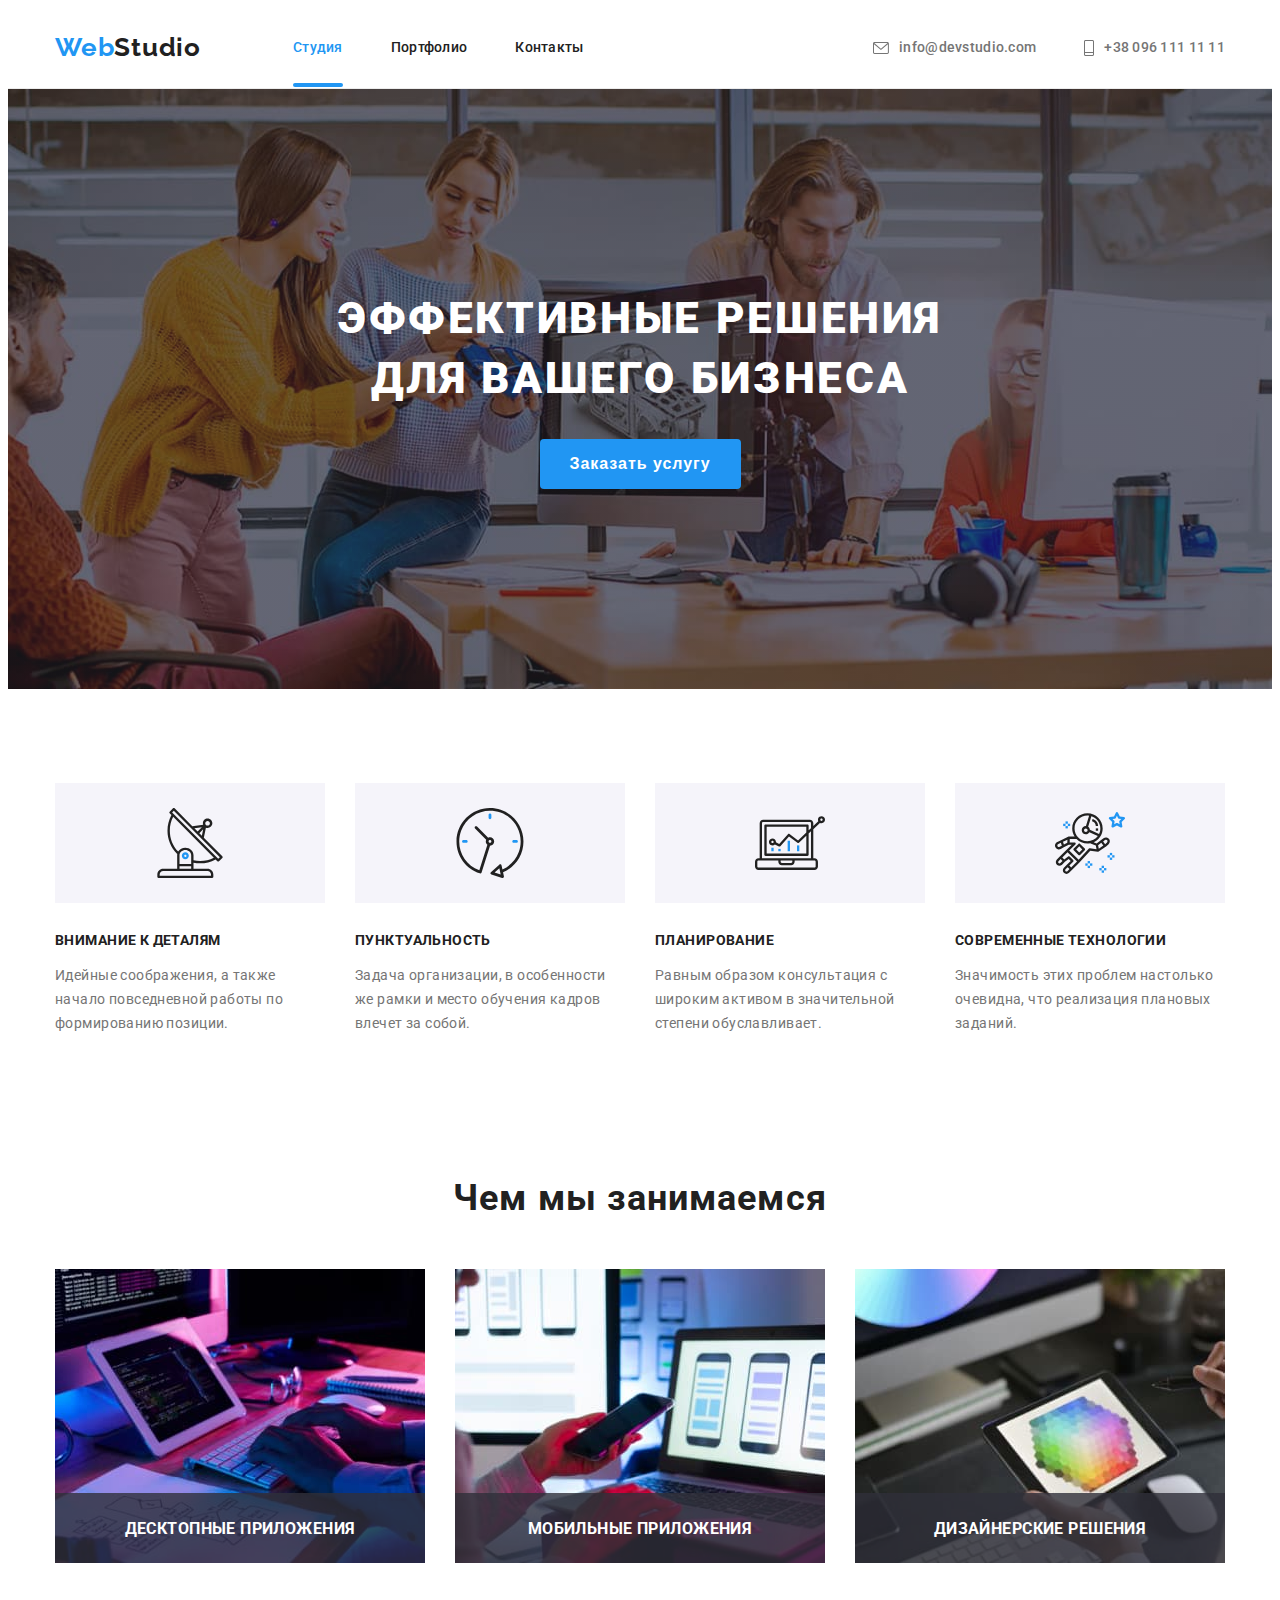
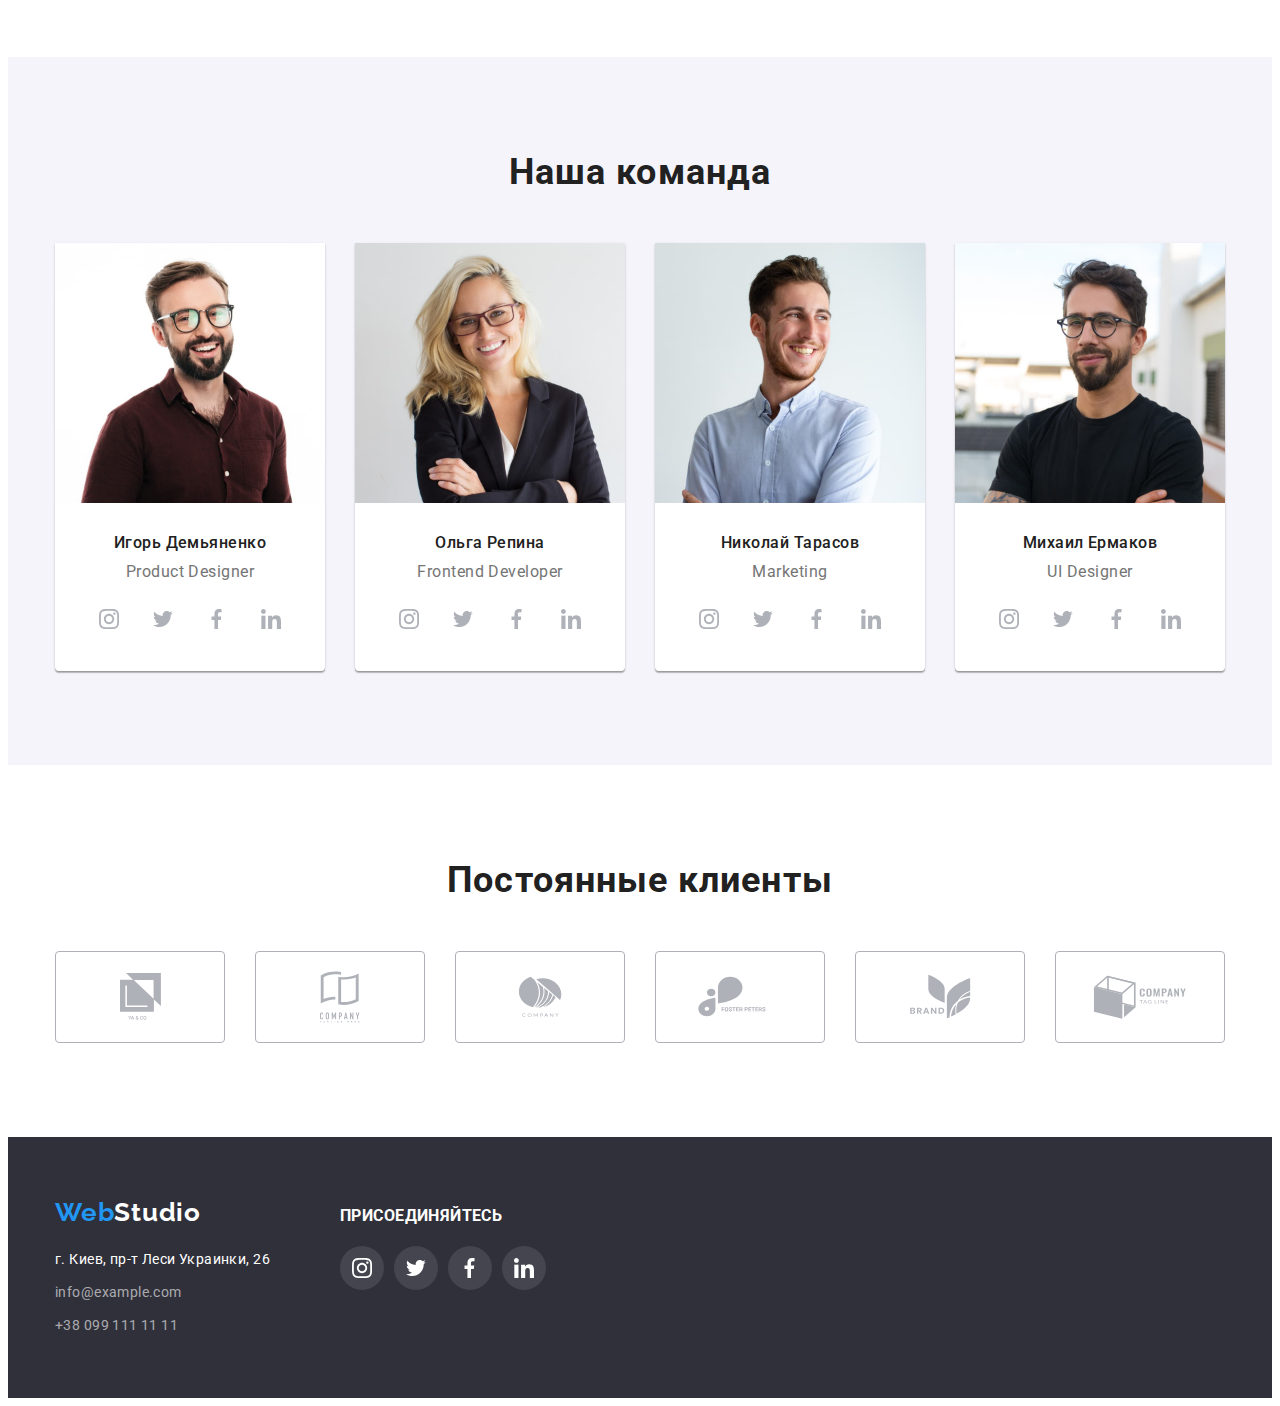
<file: index.html>
<!DOCTYPE html>
<html lang="ru">
    <head>
        <meta charset="UTF-8" />
        <meta http-equiv="X-UA-Compatible" content="IE=edge" />
        <meta name="viewport" content="width=device-width, initial-scale=1.0" />
        <title>Document</title>
        <link rel="preconnect" href="https://fonts.gstatic.com" />
        <link
            href="https://fonts.googleapis.com/css2?family=Raleway:wght@700&family=Roboto:wght@400;500;700;900&display=swap"
            rel="stylesheet"
        />
        <link
            rel="stylesheet"
            href="https://cdnjs.cloudflare.com/ajax/libs/modern-normalize/1.1.0/modern-normalize.min.css"
            integrity="sha512-wpPYUAdjBVSE4KJnH1VR1HeZfpl1ub8YT/NKx4PuQ5NmX2tKuGu6U/JRp5y+Y8XG2tV+wKQpNHVUX03MfMFn9Q=="
            crossorigin="anonymous"
            referrerpolicy="no-referrer"
        />
        <link rel="stylesheet" href="./css/styles.css" />
    </head>
    <body>
        <!--Хедер-->
        <header class="header">
            <div class="container header-container">
                <nav class="navigation">
                    <a class="link logo-header" href=""
                        ><span class="header-icon-web">Web</span
                        ><span class="header-icon-studio">Studio</span></a
                    >
                    <ul class="list-item">
                        <li class="list item">
                            <a class="link list-item-link-current" href=""
                                >Студия</a
                            >
                        </li>
                        <li class="list item">
                            <a
                                class="link list-item-link"
                                href="./portfolio.html"
                                >Портфолио</a
                            >
                        </li>
                        <li class="list item">
                            <a class="link list-item-link" href="">Контакты</a>
                        </li>
                    </ul>
                </nav>
                <ul class="list-item info">
                    <li class="list item">
                        <a
                            class="link list-item-link pasivecolor"
                            href="mailto:info@devstudio.com"
                            ><svg
                                class="logo-icon icon-header-color"
                                width="16"
                                height="12"
                            >
                                <use
                                    href="./images/sprite.svg#icon-envelope"
                                ></use>
                            </svg>
                            info@devstudio.com</a
                        >
                    </li>
                    <li class="list item">
                        <a
                            class="link list-item-link pasivecolor"
                            href="tel:+380961111111"
                            ><svg
                                class="logo-icon icon-header-color"
                                width="10"
                                height="16"
                            >
                                <use
                                    href="./images/sprite.svg#icon-phone"
                                ></use>
                            </svg>
                            +38 096 111 11 11</a
                        >
                    </li>
                </ul>
            </div>
        </header>
        <!--Основна частина Вебстудії-->
        <main>
            <section class="hero">
                <div class="container hero-container">
                    <h1 class="hero-title">
                        Эффективные решения для вашего бизнеса
                    </h1>
                    <button class="hero-push" type="button" data-modal-open>
                        Заказать услугу
                    </button>
                </div>
            </section>

            <section class="plus">
                <div class="container plus-container">
                    <h2 class="visually-hidden">Плюси нашої компанії</h2>
                    <ul class="plus-list">
                        <li class="list plus-list-menu">
                            <div class="link plus-list-link">
                                <svg class="plus-icon">
                                    <use
                                        href="./images/sprite.svg#icon-antenna"
                                    ></use>
                                </svg>
                            </div>
                            <h3 class="plus-title">Внимание к деталям</h3>
                            <p class="plus-text">
                                Идейные соображения, а также начало повседневной
                                работы по формированию позиции.
                            </p>
                        </li>
                        <li class="list plus-list-menu">
                            <div class="link plus-list-link">
                                <svg class="plus-icon">
                                    <use
                                        href="./images/sprite.svg#icon-clock"
                                    ></use>
                                </svg>
                            </div>
                            <h3 class="plus-title">Пунктуальность</h3>
                            <p class="plus-text">
                                Задача организации, в особенности же рамки и
                                место обучения кадров влечет за собой.
                            </p>
                        </li>
                        <li class="list plus-list-menu">
                            <div class="link plus-list-link">
                                <svg class="plus-icon">
                                    <use
                                        href="./images/sprite.svg#icon-diagram"
                                    ></use>
                                </svg>
                            </div>
                            <h3 class="plus-title">Планирование</h3>
                            <p class="plus-text">
                                Равным образом консультация с широким активом в
                                значительной степени обуславливает.
                            </p>
                        </li>
                        <li class="list plus-list-menu">
                            <div class="link link plus-list-link">
                                <svg class="plus-icon">
                                    <use
                                        href="./images/sprite.svg#icon-astronaut"
                                    ></use>
                                </svg>
                            </div>
                            <h3 class="plus-title">Современные технологии</h3>
                            <p class="plus-text">
                                Значимость этих проблем настолько очевидна, что
                                реализация плановых заданий.
                            </p>
                        </li>
                    </ul>
                </div>
            </section>

            <section class="works">
                <div class="container work-container">
                    <h2 class="second-title-work">Чем мы занимаемся</h2>
                    <ul class="work-list">
                        <li class="list work-item">
                            <img
                                src="./images/box1.jpg"
                                width="370"
                                height="294"
                                alt="Робота на десктопі №1"
                            />
                            <div class="work-box">
                                <h3 class="work-title">
                                    Десктопные приложения
                                </h3>
                            </div>
                        </li>
                        <li class="list work-item">
                            <img
                                src="./images/box2.jpg"
                                width="370"
                                height="294"
                                alt="Робота на десктопі №2"
                            />
                            <div class="work-box">
                                <h3 class="work-title">Мобильные приложения</h3>
                            </div>
                        </li>
                        <li class="list work-item">
                            <img
                                src="./images/box3.jpg"
                                width="370"
                                height="294"
                                alt="Робота на десктоп і№3"
                            />
                            <div class="work-box">
                                <h3 class="work-title">Дизайнерские решения</h3>
                            </div>
                        </li>
                    </ul>
                </div>
            </section>

            <section class="our-team">
                <div class="container team-container">
                    <h2 class="second-title-team">Наша команда</h2>
                    <ul class="team-list">
                        <li class="list team-item">
                            <img
                                src="./images/img1.jpg"
                                width="270"
                                height="260"
                                alt="Фото №1"
                            />
                            <div class="team-description">
                                <h3 class="third-title united">
                                    Игорь Демьяненко
                                </h3>
                                <p class="third-text united" lang="en">
                                    Product Designer
                                </p>
                                <ul class="team-contacts">
                                    <li class="list team-contacts-list">
                                        <a class="team-contacts-link" href=""
                                            ><svg
                                                class="icon-main-color"
                                                width="20"
                                                height="20"
                                            >
                                                <use
                                                    href="./images/sprite.svg#icon-instagram"
                                                ></use>
                                            </svg>
                                        </a>
                                    </li>
                                    <li class="list team-contacts-list">
                                        <a class="team-contacts-link" href=""
                                            ><svg
                                                class="icon-main-color"
                                                width="20"
                                                height="20"
                                            >
                                                <use
                                                    href="./images/sprite.svg#icon-twitter"
                                                ></use>
                                            </svg>
                                        </a>
                                    </li>
                                    <li class="list team-contacts-list">
                                        <a class="team-contacts-link" href=""
                                            ><svg
                                                class="icon-main-color"
                                                width="20"
                                                height="20"
                                            >
                                                <use
                                                    href="./images/sprite.svg#icon-facebook"
                                                ></use>
                                            </svg>
                                        </a>
                                    </li>
                                    <li class="list team-contacts-list">
                                        <a class="team-contacts-link" href=""
                                            ><svg
                                                class="icon-main-color"
                                                width="20"
                                                height="20"
                                            >
                                                <use
                                                    href="./images/sprite.svg#icon-linkedin"
                                                ></use>
                                            </svg>
                                        </a>
                                    </li>
                                </ul>
                            </div>
                        </li>
                        <li class="list team-item">
                            <img
                                src="./images/img2.jpg"
                                width="270"
                                height="260"
                                alt="Фото №2"
                            />
                            <div class="team-description">
                                <h3 class="third-title united">Ольга Репина</h3>
                                <p class="third-text united" lang="en">
                                    Frontend Developer
                                </p>
                                <ul class="team-contacts">
                                    <li class="list team-contacts-list">
                                        <a class="team-contacts-link" href=""
                                            ><svg
                                                class="icon-main-color"
                                                width="20"
                                                height="20"
                                            >
                                                <use
                                                    href="./images/sprite.svg#icon-instagram"
                                                ></use>
                                            </svg>
                                        </a>
                                    </li>
                                    <li class="list team-contacts-list">
                                        <a class="team-contacts-link" href=""
                                            ><svg
                                                class="icon-main-color"
                                                width="20"
                                                height="20"
                                            >
                                                <use
                                                    href="./images/sprite.svg#icon-twitter"
                                                ></use>
                                            </svg>
                                        </a>
                                    </li>
                                    <li class="list team-contacts-list">
                                        <a class="team-contacts-link" href=""
                                            ><svg
                                                class="icon-main-color"
                                                width="20"
                                                height="20"
                                            >
                                                <use
                                                    href="./images/sprite.svg#icon-facebook"
                                                ></use>
                                            </svg>
                                        </a>
                                    </li>
                                    <li class="list team-contacts-list">
                                        <a class="team-contacts-link" href=""
                                            ><svg
                                                class="icon-main-color"
                                                width="20"
                                                height="20"
                                            >
                                                <use
                                                    href="./images/sprite.svg#icon-linkedin"
                                                ></use>
                                            </svg>
                                        </a>
                                    </li>
                                </ul>
                            </div>
                        </li>
                        <li class="list team-item">
                            <img
                                src="./images/img3.jpg"
                                width="270"
                                height="260"
                                alt="Фото №3"
                            />
                            <div class="team-description">
                                <h3 class="third-title united">
                                    Николай Тарасов
                                </h3>
                                <p class="third-text united" lang="en">
                                    Marketing
                                </p>
                                <ul class="team-contacts">
                                    <li class="list team-contacts-list">
                                        <a class="team-contacts-link" href=""
                                            ><svg
                                                class="icon-main-color"
                                                width="20"
                                                height="20"
                                            >
                                                <use
                                                    href="./images/sprite.svg#icon-instagram"
                                                ></use>
                                            </svg>
                                        </a>
                                    </li>
                                    <li class="list team-contacts-list">
                                        <a class="team-contacts-link" href=""
                                            ><svg
                                                class="icon-main-color"
                                                width="20"
                                                height="20"
                                            >
                                                <use
                                                    href="./images/sprite.svg#icon-twitter"
                                                ></use>
                                            </svg>
                                        </a>
                                    </li>
                                    <li class="list team-contacts-list">
                                        <a class="team-contacts-link" href=""
                                            ><svg
                                                class="icon-main-color"
                                                width="20"
                                                height="20"
                                            >
                                                <use
                                                    href="./images/sprite.svg#icon-facebook"
                                                ></use>
                                            </svg>
                                        </a>
                                    </li>
                                    <li class="list team-contacts-list">
                                        <a class="team-contacts-link" href=""
                                            ><svg
                                                class="icon-main-color"
                                                width="20"
                                                height="20"
                                            >
                                                <use
                                                    href="./images/sprite.svg#icon-linkedin"
                                                ></use>
                                            </svg>
                                        </a>
                                    </li>
                                </ul>
                            </div>
                        </li>
                        <li class="list team-item">
                            <img
                                src="./images/img4.jpg"
                                width="270"
                                height="260"
                                alt="Фото №4"
                            />
                            <div class="team-description">
                                <h3 class="third-title united">
                                    Михаил Ермаков
                                </h3>
                                <p class="third-text united" lang="en">
                                    UI Designer
                                </p>
                                <ul class="team-contacts">
                                    <li class="list team-contacts-list">
                                        <a class="team-contacts-link" href=""
                                            ><svg
                                                class="icon-main-color"
                                                width="20"
                                                height="20"
                                            >
                                                <use
                                                    href="./images/sprite.svg#icon-instagram"
                                                ></use>
                                            </svg>
                                        </a>
                                    </li>
                                    <li class="list team-contacts-list">
                                        <a class="team-contacts-link" href=""
                                            ><svg
                                                class="icon-main-color"
                                                width="20"
                                                height="20"
                                            >
                                                <use
                                                    href="./images/sprite.svg#icon-twitter"
                                                ></use>
                                            </svg>
                                        </a>
                                    </li>
                                    <li class="list team-contacts-list">
                                        <a class="team-contacts-link" href=""
                                            ><svg
                                                class="icon-main-color"
                                                width="20"
                                                height="20"
                                            >
                                                <use
                                                    href="./images/sprite.svg#icon-facebook"
                                                ></use>
                                            </svg>
                                        </a>
                                    </li>
                                    <li class="list team-contacts-list">
                                        <a class="team-contacts-link" href=""
                                            ><svg
                                                class="icon-main-color"
                                                width="20"
                                                height="20"
                                            >
                                                <use
                                                    href="./images/sprite.svg#icon-linkedin"
                                                ></use>
                                            </svg>
                                        </a>
                                    </li>
                                </ul>
                            </div>
                        </li>
                    </ul>
                </div>
            </section>
            <section class="clients">
                <div class="container clients-container">
                    <h2 class="clients-title">Постоянные клиенты</h2>
                    <ul class="client-menu">
                        <li class="list client-list">
                            <a class="client-link pasivecolor" href=""
                                ><svg
                                    class="icon-main-color"
                                    width="41"
                                    height="47"
                                >
                                    <use
                                        href="./images/sprite.svg#icon-client1"
                                    ></use>
                                </svg>
                            </a>
                        </li>
                        <li class="list client-list">
                            <a class="client-link pasivecolor" href=""
                                ><svg
                                    class="icon-main-color"
                                    width="40"
                                    height="52"
                                >
                                    <use
                                        href="./images/sprite.svg#icon-client2"
                                    ></use>
                                </svg>
                            </a>
                        </li>
                        <li class="list client-list">
                            <a class="client-link pasivecolor" href=""
                                ><svg
                                    class="icon-main-color"
                                    width="44"
                                    height="41"
                                >
                                    <use
                                        href="./images/sprite.svg#icon-client3"
                                    ></use>
                                </svg>
                            </a>
                        </li>
                        <li class="list client-list">
                            <a class="client-link pasivecolor" href=""
                                ><svg
                                    class="icon-main-color"
                                    width="84"
                                    height="41"
                                >
                                    <use
                                        href="./images/sprite.svg#icon-client4"
                                    ></use>
                                </svg>
                            </a>
                        </li>
                        <li class="list client-list">
                            <a class="client-link pasivecolor" href=""
                                ><svg
                                    class="icon-main-color"
                                    width="63"
                                    height="45"
                                >
                                    <use
                                        href="./images/sprite.svg#icon-client5"
                                    ></use>
                                </svg>
                            </a>
                        </li>
                        <li class="list client-list">
                            <a class="client-link pasivecolor" href=""
                                ><svg
                                    class="icon-main-color"
                                    width="94"
                                    height="44"
                                >
                                    <use
                                        href="./images/sprite.svg#icon-client6"
                                    ></use>
                                </svg>
                            </a>
                        </li>
                    </ul>
                </div>
            </section>
        </main>
        <!--Футер-->
        <footer class="footer">
            <div class="container united-footer">
                <div class="footer-container">
                    <a class="link logo-footer" href=""
                        ><span class="header-icon-web">Web</span>Studio</a
                    >
                    <address class="footer-list">
                        <ul>
                            <li class="list footer-list-menu">
                                <a
                                    class="link footer-link location"
                                    href="https://goo.gl/maps/nv5SZCN8T1ZSqGjS6"
                                    target="_blank"
                                    rel="noopener noreferrer"
                                    >г. Киев, пр-т Леси Украинки, 26</a
                                >
                            </li>
                            <li class="list footer-list-menu">
                                <a
                                    class="link footer-link"
                                    href="mailto:info@example.com"
                                    >info@example.com</a
                                >
                            </li>
                            <li class="list footer-list-menu">
                                <a
                                    class="link footer-link"
                                    href="tel:+380991111111"
                                    >+38 099 111 11 11</a
                                >
                            </li>
                        </ul>
                    </address>
                </div>
                <div class="our-networks">
                    <h3>присоединяйтесь</h3>
                    <ul class="network-contacts">
                        <li class="list network-list">
                            <a class="link-network" href=""
                                ><svg
                                    class="icon-footer-color"
                                    width="20"
                                    height="20"
                                >
                                    <use
                                        href="./images/sprite.svg#icon-instagram"
                                    ></use>
                                </svg>
                            </a>
                        </li>
                        <li class="list network-list">
                            <a class="link-network" href=""
                                ><svg
                                    class="icon-footer-color"
                                    width="20"
                                    height="20"
                                >
                                    <use
                                        href="./images/sprite.svg#icon-twitter"
                                    ></use>
                                </svg>
                            </a>
                        </li>
                        <li class="list network-list">
                            <a class="link-network" href=""
                                ><svg
                                    class="icon-footer-color"
                                    width="20"
                                    height="20"
                                >
                                    <use
                                        href="./images/sprite.svg#icon-facebook"
                                    ></use>
                                </svg>
                            </a>
                        </li>
                        <li class="list network-list">
                            <a class="link-network" href=""
                                ><svg
                                    class="icon-footer-color"
                                    width="20"
                                    height="20"
                                >
                                    <use
                                        href="./images/sprite.svg#icon-linkedin"
                                    ></use>
                                </svg>
                            </a>
                        </li>
                    </ul>
                </div>
            </div>
        </footer>

        <div class="backdrop is-hidden" data-modal>
            <div class="modal">
                <button type="button" class="close-btn" data-modal-close>
                    <svg class="modal-icon" width="18" height="18">
                        <use href="./images/sprite.svg#icon-btnclose"></use>
                    </svg>
                </button>
            </div>
        </div>

        <script src="./js/modal.js"></script>
    </body>
</html>
</file>
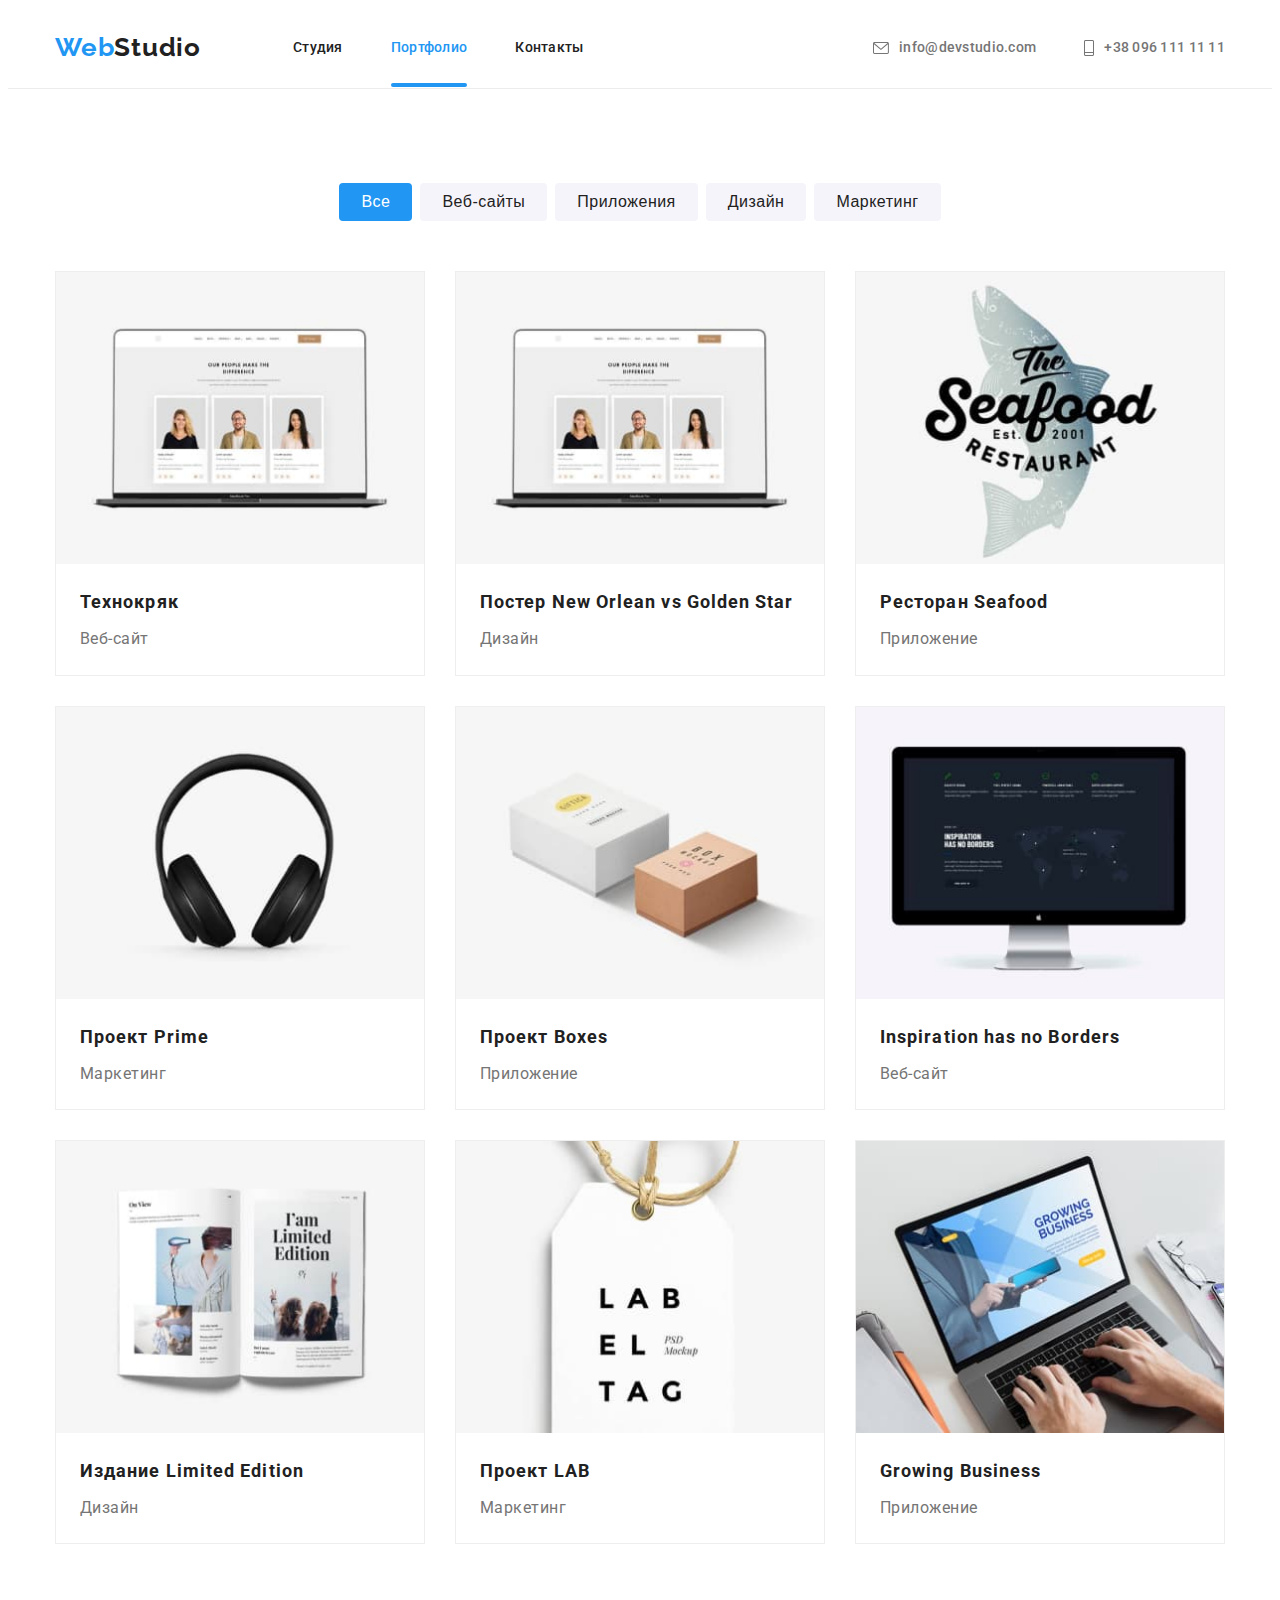
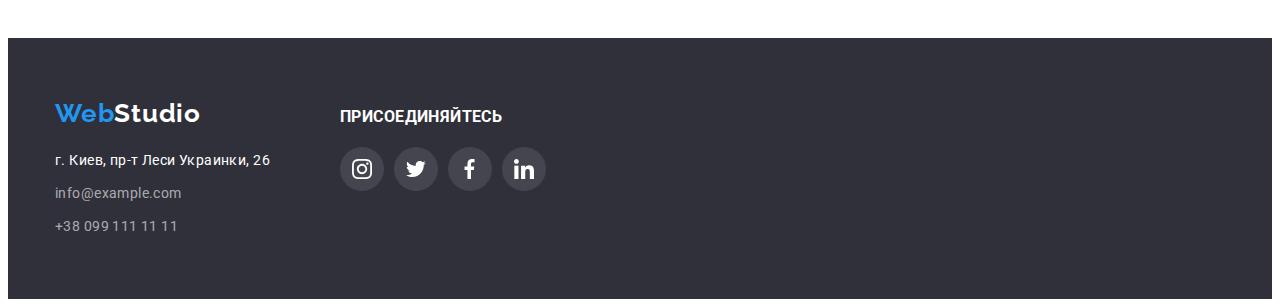
<file: portfolio.html>
<!DOCTYPE html>
<html lang="ru">
    <head>
        <meta charset="UTF-8" />
        <meta http-equiv="X-UA-Compatible" content="IE=edge" />
        <meta name="viewport" content="width=device-width, initial-scale=1.0" />
        <title>Document</title>
        <link rel="preconnect" href="https://fonts.gstatic.com" />
        <link
            href="https://fonts.googleapis.com/css2?family=Raleway:wght@700&family=Roboto:wght@400;500;700;900&display=swap"
            rel="stylesheet"
        />
        <link
            rel="stylesheet"
            href="https://cdnjs.cloudflare.com/ajax/libs/modern-normalize/1.1.0/modern-normalize.min.css"
            integrity="sha512-wpPYUAdjBVSE4KJnH1VR1HeZfpl1ub8YT/NKx4PuQ5NmX2tKuGu6U/JRp5y+Y8XG2tV+wKQpNHVUX03MfMFn9Q=="
            crossorigin="anonymous"
            referrerpolicy="no-referrer"
        />
        <link rel="stylesheet" href="./css/styles.css" />
    </head>
    <body>
        <!--Хедер-->
        <header class="header">
            <div class="container header-container">
                <nav class="navigation">
                    <a class="link logo-header" href=""
                        ><span class="header-icon-web">Web</span
                        ><span class="header-icon-studio">Studio</span></a
                    >
                    <ul class="list-item">
                        <li class="list item">
                            <a class="link list-item-link" href="./index.html"
                                >Студия</a
                            >
                        </li>
                        <li class="list item">
                            <a class="link list-item-link-current" href=""
                                >Портфолио</a
                            >
                        </li>
                        <li class="list item">
                            <a class="link list-item-link" href="">Контакты</a>
                        </li>
                    </ul>
                </nav>
                <ul class="list-item info">
                    <li class="list item">
                        <a
                            class="link list-item-link pasivecolor"
                            href="mailto:info@devstudio.com"
                            ><svg
                                class="logo-icon icon-header-color"
                                width="16"
                                height="12"
                            >
                                <use
                                    href="./images/sprite.svg#icon-envelope"
                                ></use>
                            </svg>
                            info@devstudio.com</a
                        >
                    </li>
                    <li class="list item">
                        <a
                            class="link list-item-link pasivecolor"
                            href="tel:+380961111111"
                            ><svg
                                class="logo-icon icon-header-color"
                                width="10"
                                height="16"
                            >
                                <use
                                    href="./images/sprite.svg#icon-phone"
                                ></use>
                            </svg>
                            +38 096 111 11 11</a
                        >
                    </li>
                </ul>
            </div>
        </header>
        <!--Основна частина Портфоліо-->
        <main>
            <section class="main-portfolio container">
                <h1 class="visually-hidden">Скритий заголовок</h1>
                <h2 class="visually-hidden">Приклади наших робіт</h2>
                <ul class="button-class">
                    <li class="list list-button">
                        <button type="button" class="button current">
                            Все
                        </button>
                    </li>
                    <li class="list list-button">
                        <button type="button" class="button">Веб-сайты</button>
                    </li>
                    <li class="list list-button">
                        <button type="button" class="button">Приложения</button>
                    </li>
                    <li class="list list-button">
                        <button type="button" class="button">Дизайн</button>
                    </li>
                    <li class="list list-button">
                        <button type="button" class="button">Маркетинг</button>
                    </li>
                </ul>
                <ul class="network">
                    <li class="list network-item">
                        <a class="link network-link" href=""
                            ><div class="network-overlay">
                                <img
                                    src="./images/img11.jpg"
                                    alt="Приклад вебсайту1"
                                    width="370"
                                    height="295"
                                />
                                <p class="overlay">
                                    Технокряк это современная площадка
                                    распространения коронавируса. Компании
                                    используют эту платформу для цифрового
                                    шпионажа и атак на защищённые сервера
                                    конкурентов.
                                </p>
                            </div>
                            <div class="network-union">
                                <h3 class="portfolio-title">Технокряк</h3>
                                <p class="portfolio-text">Веб-сайт</p>
                            </div>
                        </a>
                    </li>
                    <li class="list network-item">
                        <a class="link network-link" href=""
                            ><div class="network-overlay">
                                <img
                                    src="./images/img11.jpg"
                                    alt="Приклад вебсайту1"
                                    width="370"
                                    height="295"
                                />
                                <p class="overlay">
                                    Технокряк это современная площадка
                                    распространения коронавируса. Компании
                                    используют эту платформу для цифрового
                                    шпионажа и атак на защищённые сервера
                                    конкурентов.
                                </p>
                            </div>
                            <div class="network-union">
                                <h3 class="portfolio-title">
                                    Постер
                                    <span lang="en"
                                        >New Orlean vs Golden Star</span
                                    >
                                </h3>
                                <p class="portfolio-text">Дизайн</p>
                            </div>
                        </a>
                    </li>
                    <li class="list network-item">
                        <a class="link network-link" href=""
                            ><div class="network-overlay">
                                <img
                                    src="./images/img13.jpg"
                                    alt="Додаток1"
                                    width="370"
                                    height="295"
                                />
                                <p class="overlay">
                                    Технокряк это современная площадка
                                    распространения коронавируса. Компании
                                    используют эту платформу для цифрового
                                    шпионажа и атак на защищённые сервера
                                    конкурентов.
                                </p>
                            </div>
                            <div class="network-union">
                                <h3 class="portfolio-title">
                                    Ресторан <span lang="en">Seafood</span>
                                </h3>
                                <p class="portfolio-text">Приложение</p>
                            </div>
                        </a>
                    </li>
                    <li class="list network-item">
                        <a class="link network-link" href=""
                            ><div class="network-overlay">
                                <img
                                    src="./images/img14.jpg"
                                    alt="Проект маркетинг2"
                                    width="370"
                                    height="295"
                                />
                                <p class="overlay">
                                    Технокряк это современная площадка
                                    распространения коронавируса. Компании
                                    используют эту платформу для цифрового
                                    шпионажа и атак на защищённые сервера
                                    конкурентов.
                                </p>
                            </div>
                            <div class="network-union">
                                <h3 class="portfolio-title">
                                    Проект <span lang="en">Prime</span>
                                </h3>
                                <p class="portfolio-text">Маркетинг</p>
                            </div>
                        </a>
                    </li>
                    <li class="list network-item">
                        <a class="link network-link" href=""
                            ><div class="network-overlay">
                                <img
                                    src="./images/img15.jpg"
                                    alt="Додаток2"
                                    width="370"
                                    height="295"
                                />
                                <p class="overlay">
                                    Технокряк это современная площадка
                                    распространения коронавируса. Компании
                                    используют эту платформу для цифрового
                                    шпионажа и атак на защищённые сервера
                                    конкурентов.
                                </p>
                            </div>
                            <div class="network-union">
                                <h3 class="portfolio-title">
                                    Проект <span lang="en">Boxes</span>
                                </h3>
                                <p class="portfolio-text">Приложение</p>
                            </div>
                        </a>
                    </li>
                    <li class="list network-item">
                        <a class="link network-link" href=""
                            ><div class="network-overlay">
                                <img
                                    src="./images/img16.jpg"
                                    alt="Приклад вебсайту2"
                                    width="370"
                                    height="295"
                                />
                                <p class="overlay">
                                    Технокряк это современная площадка
                                    распространения коронавируса. Компании
                                    используют эту платформу для цифрового
                                    шпионажа и атак на защищённые сервера
                                    конкурентов.
                                </p>
                            </div>
                            <div class="network-union">
                                <h3 class="portfolio-title">
                                    <span lang="en"
                                        >Inspiration has no Borders</span
                                    >
                                </h3>
                                <p class="portfolio-text">Веб-сайт</p>
                            </div>
                        </a>
                    </li>
                    <li class="list network-item">
                        <a class="link network-link" href=""
                            ><div class="network-overlay">
                                <img
                                    src="./images/img17.jpg"
                                    alt="Приклад дизайну2"
                                    width="370"
                                    height="295"
                                />
                                <p class="overlay">
                                    Технокряк это современная площадка
                                    распространения коронавируса. Компании
                                    используют эту платформу для цифрового
                                    шпионажа и атак на защищённые сервера
                                    конкурентов.
                                </p>
                            </div>
                            <div class="network-union">
                                <h3 class="portfolio-title">
                                    Издание
                                    <span lang="en">Limited Edition</span>
                                </h3>
                                <p class="portfolio-text">Дизайн</p>
                            </div>
                        </a>
                    </li>
                    <li class="list network-item">
                        <a class="link network-link" href=""
                            ><div class="network-overlay">
                                <img
                                    src="./images/img18.jpg"
                                    alt="Проект маркетинг2"
                                    width="370"
                                    height="295"
                                />
                                <p class="overlay">
                                    Технокряк это современная площадка
                                    распространения коронавируса. Компании
                                    используют эту платформу для цифрового
                                    шпионажа и атак на защищённые сервера
                                    конкурентов.
                                </p>
                            </div>
                            <div class="network-union">
                                <h3 class="portfolio-title">
                                    Проект <span lang="en">LAB</span>
                                </h3>
                                <p class="portfolio-text">Маркетинг</p>
                            </div>
                        </a>
                    </li>
                    <li class="list network-item">
                        <a class="link network-link" href=""
                            ><div class="network-overlay">
                                <img
                                    src="./images/img19.jpg"
                                    alt="Додаток3"
                                    width="370"
                                    height="295"
                                />
                                <p class="overlay">
                                    Технокряк это современная площадка
                                    распространения коронавируса. Компании
                                    используют эту платформу для цифрового
                                    шпионажа и атак на защищённые сервера
                                    конкурентов.
                                </p>
                            </div>
                            <div class="network-union">
                                <h3 class="portfolio-title">
                                    <span lang="en">Growing Business</span>
                                </h3>
                                <p class="portfolio-text">Приложение</p>
                            </div>
                        </a>
                    </li>
                </ul>
            </section>
        </main>
        <!--Футер-->
        <footer class="footer">
            <div class="container united-footer">
                <div class="footer-container">
                    <a class="link logo-footer" href=""
                        ><span class="header-icon-web">Web</span>Studio</a
                    >
                    <address class="footer-list">
                        <ul>
                            <li class="list footer-list-menu">
                                <a
                                    class="link footer-link location"
                                    href="https://goo.gl/maps/nv5SZCN8T1ZSqGjS6"
                                    target="_blank"
                                    rel="noopener noreferrer"
                                    >г. Киев, пр-т Леси Украинки, 26</a
                                >
                            </li>
                            <li class="list footer-list-menu">
                                <a
                                    class="link footer-link"
                                    href="mailto:info@example.com"
                                    >info@example.com</a
                                >
                            </li>
                            <li class="list footer-list-menu">
                                <a
                                    class="link footer-link"
                                    href="tel:+380991111111"
                                    >+38 099 111 11 11</a
                                >
                            </li>
                        </ul>
                    </address>
                </div>
                <div class="our-networks">
                    <h3>присоединяйтесь</h3>
                    <ul class="network-contacts">
                        <li class="list network-list">
                            <a class="link-network" href=""
                                ><svg
                                    class="icon-footer-color"
                                    width="20"
                                    height="20"
                                >
                                    <use
                                        href="./images/sprite.svg#icon-instagram"
                                    ></use>
                                </svg>
                            </a>
                        </li>
                        <li class="list network-list">
                            <a class="link-network" href=""
                                ><svg
                                    class="icon-footer-color"
                                    width="20"
                                    height="20"
                                >
                                    <use
                                        href="./images/sprite.svg#icon-twitter"
                                    ></use>
                                </svg>
                            </a>
                        </li>
                        <li class="list network-list">
                            <a class="link-network" href=""
                                ><svg
                                    class="icon-footer-color"
                                    width="20"
                                    height="20"
                                >
                                    <use
                                        href="./images/sprite.svg#icon-facebook"
                                    ></use>
                                </svg>
                            </a>
                        </li>
                        <li class="list network-list">
                            <a class="link-network" href=""
                                ><svg
                                    class="icon-footer-color"
                                    width="20"
                                    height="20"
                                >
                                    <use
                                        href="./images/sprite.svg#icon-linkedin"
                                    ></use>
                                </svg>
                            </a>
                        </li>
                    </ul>
                </div>
            </div>
        </footer>
    </body>
</html>
</file>
<file: css/styles.css>
:root {
    --main-font: 'Roboto', sans-serif;
    --secondary-font: 'Raleway', sans-serif;
    --main-color: #212121;
    --secondary-color: #ffffff;
    --accent-color: #2196f3;
    --p-text-color: #757575;
    --footer-color: #2f303a;
    --our-team-color: #f5f4fa;
    --footer-link-color: rgba(255, 255, 255, 0.6);
    --button-color: #f5f4fa;
    --header-border-color: #ececec;
    --network-border-color: #eeeeee;
    --hero-bag-color: #c4c4c4;
    --client-border-color: #afb1b8;
    --bagcolor-link-network: rgba(255, 255, 255, 0.1);
    --duration: 250ms;
    --timing-function: cubic-bezier(0.4, 0, 0.2, 1);
    --bagcolor-overlay: rgba(33, 150, 243, 0.9);
    --bagcolor-backdrop: rgba(0, 0, 0, 0.2);
    --buttonmodal-border-color: 1px solid #0000001a;
    --hover-button-backcolor: #188ce8;
}

html {
    box-sizing: border-box;
}

*,
*::after,
*::before {
    box-sizing: inherit;
}

h1,
h2,
h3,
h4,
h5,
h6,
p {
    margin-top: 0;
    margin-bottom: 0;
}

img {
    display: block;
    max-width: 100%;
    height: auto;
}

ul,
ol {
    margin-top: 0;
    margin-bottom: 0;
    padding-left: 0;
}

.list {
    list-style: none;
}

.link {
    text-decoration: none;
    color: inherit;
}

body {
    font-family: var(--main-font);
    background-color: var(--secondary-color);
    color: var(--main-color);
}

.container {
    width: 1200px;
    margin: 0 auto;
    padding-left: 15px;
    padding-right: 15px;
}

/*Стилізація хедера*/

.header {
    border-bottom: 1px solid var(--header-border-color);
}

.header,
.works {
    background-color: var(--secondary-color);
}

.header-container {
    display: flex;
    align-items: center;
}

.navigation {
    display: flex;
    align-items: center;
}

.logo-header {
    display: block;
    font-family: var(--secondary-font);
    font-weight: 700;
    font-size: 26px;
    line-height: 1.19;
    letter-spacing: 0.03em;
    color: var(--secondary-color);
    margin-right: 92px;
    padding-top: 24px;
    padding-bottom: 25px;
}

.header-icon-web {
    color: var(--accent-color);
}

.header-icon-studio {
    color: var(--main-color);
}

.list-item-link {
    display: flex;
    align-items: center;
    padding-top: 32px;
    padding-bottom: 32px;
    color: var(--main-color);

    transition: color var(--duration) var(--timing-function);
}

.list-item-link-current {
    position: relative;
    color: var(--accent-color);
    padding-top: 32px;
    padding-bottom: 32px;
}

.list-item-link-current::after {
    position: absolute;
    display: block;
    bottom: 0;
    left: 0;
    content: '';
    width: 100%;
    height: 4px;
    background: var(--accent-color);
    border-radius: 2px;
}

.list-item-link:hover,
.list-item-link:focus {
    color: var(--accent-color);
}

.list-item-link:hover .logo-icon,
.list-item-link:focus .logo-icon {
    fill: var(--accent-color);
}

.list-item {
    display: flex;
    align-items: center;
    font-weight: 500;
    font-size: 14px;
    line-height: 1.14;
    letter-spacing: 0.02em;
}

.item:not(:last-child) {
    margin-right: 48px;
}

.info {
    margin-left: auto;
}

.logo-icon {
    margin-right: 10px;
}

.icon-header-color {
    fill: var(--p-text-color);

    transition: fill var(--duration) var(--timing-function);
}

.current-color {
    color: var(--p-text-color);
    text-decoration: none;
}

.pasivecolor {
    color: var(--p-text-color);
}

/*Стилізація мейна вебстудії*/
/*Герой*/

.hero {
    padding-top: 200px;
    padding-bottom: 200px;
    background-color: var(--hero-bag-color);
    text-align: center;
    background-image: linear-gradient(
            rgba(47, 48, 58, 0.4),
            rgba(47, 48, 58, 0.4)
        ),
        url('../images/bagimage.jpg');
    background-size: cover;
    background-repeat: repeat;
    background-position: center;
}

.hero-container {
    width: 696px;
}

.hero-title {
    font-weight: 900;
    font-size: 44px;
    line-height: 1.36;
    text-align: center;
    letter-spacing: 0.06em;
    text-transform: uppercase;
    color: var(--secondary-color);
}

.hero-push {
    border: none;
    padding: 10px 30px;
    border-radius: 4px;
    background-color: var(--accent-color);
    font-weight: 700;
    font-size: 16px;
    line-height: 1.88;
    align-items: center;
    text-align: center;
    letter-spacing: 0.06em;
    color: var(--secondary-color);
    cursor: pointer;
    margin-top: 30px;

    transition: background-color (--duration) var(--timing-function);
}

.hero-push:hover,
.hero-push:focus {
    transition: box-shadow var(--duration) var(--timing-function);
    box-shadow: 0px 4px 4px rgba(0, 0, 0, 0.15);
    background-color: var(--hover-button-backcolor);
}

/*Секція plus*/

.plus {
    padding-top: 94px;
    padding-bottom: 47px;
}

.visually-hidden {
    position: absolute;
    clip: rect(0 0 0 0);
    width: 1px;
    height: 1px;
    margin: -1px;
}

.plus {
    background-color: var(--secondary-color);
}

.plus-list {
    display: flex;
}

.plus-list-menu {
    width: 270px;
}

.plus-list-link {
    display: flex;
    align-items: center;
    justify-content: center;
    background-color: var(--our-team-color);
    width: 270px;
    height: 120px;
    margin-bottom: 30px;
}

.plus-icon {
    height: 70px;
    width: 70px;
}

.plus-list-menu:not(:last-child) {
    margin-right: 30px;
}

.plus-title {
    margin-bottom: 15px;
    font-weight: 700;
    font-size: 14px;
    line-height: 1.14;
    letter-spacing: 0.03em;
    text-transform: uppercase;
}

.plus-text {
    font-weight: 400;
    font-size: 14px;
    line-height: 1.71;
    letter-spacing: 0.03em;
    color: var(--p-text-color);
}

/*Секція works*/

.works {
    padding-top: 47px;
}

.second-title-team,
.second-title-work {
    font-weight: 700;
    font-size: 36px;
    line-height: 1.17;
    text-align: center;
    letter-spacing: 0.03em;
}

.second-title-work,
.second-title-team {
    margin-bottom: 50px;
}

.work-container {
    padding-top: 47px;
    padding-bottom: 94px;
}

.work-list {
    display: flex;
    align-items: center;
}

.work-item {
    position: relative;
    width: 370px;
}

.work-item:not(:last-child) {
    margin-right: 30px;
}

.work-box {
    position: absolute;
    width: 100%;
    left: 0;
    bottom: 0;
    width: 370px;
    height: 70px;
    background: rgba(47, 48, 58, 0.8);
    font-size: 14px;
    line-height: 1.14;
    text-align: center;
    letter-spacing: 0.03em;
    text-transform: uppercase;
    color: var(--secondary-color);
}

.work-title {
    padding: 27px;
}

/*Секція our-team*/

.our-team {
    padding-top: 94px;
    padding-bottom: 94px;
    background-color: var(--our-team-color);
}

.team-list {
    display: flex;
}

.team-item {
    margin-right: 30px;
    background-color: var(--secondary-color);
    text-align: center;
    width: 270px;
    box-shadow: 0px 1px 3px rgba(0, 0, 0, 0.12), 0px 1px 1px rgba(0, 0, 0, 0.14),
        0px 2px 1px rgba(0, 0, 0, 0.2);
    border-radius: 0px 0px 4px 4px;
}

.team-item:last-child {
    margin-right: 0;
}

.team-description {
    padding: 30px 32px;
}

.third-title {
    font-weight: 500;
    margin-bottom: 10px;
}

.third-text {
    font-weight: 400;
    color: var(--p-text-color);
}

.united {
    font-size: 16px;
    line-height: 1.19;
    letter-spacing: 0.03em;
}

.team-contacts {
    display: flex;
    justify-content: space-between;
    margin-top: 16px;
}

.team-contacts-list {
    width: 44px;
    height: 44px;
}

.team-contacts-link {
    display: flex;
    justify-content: center;
    align-items: center;
    width: 100%;
    height: 100%;
    background-color: transparent;
    border-radius: 50%;

    transition: background-color var(--duration) var(--timing-function);
}

.team-contacts-link:hover,
.team-contacts-link:focus {
    background-color: var(--accent-color);
}

.team-contacts-link:hover .icon-main-color,
.team-contacts-link:focus .icon-main-color {
    fill: var(--secondary-color);
}

.clients {
    background-color: var(--secondary-color);
}

.clients-container {
    margin-top: 94px;
    margin-bottom: 94px;
    text-align: center;
}

.client-menu {
    display: flex;
    justify-content: space-between;
}

.clients-title {
    font-weight: 700;
    font-size: 36px;
    line-height: 1.17;
    letter-spacing: 0.03em;
    margin-bottom: 50px;
}

.client-list {
    width: 170px;
    height: 92px;
}

.client-link {
    display: flex;
    width: 100%;
    height: 100%;
    justify-content: center;
    align-items: center;
    border: 1px solid var(--client-border-color);
    border-radius: 4px;

    transition: border-color var(--duration) var(--timing-function);
}

.icon-main-color {
    fill: var(--client-border-color);

    transition: fill var(--duration) var(--timing-function);
}

.client-link:hover .icon-main-color,
.client-link:focus .icon-main-color {
    fill: var(--accent-color);
}

.client-link:hover,
.client-link:focus {
    border-color: var(--accent-color);
}

/*Стилізація мейна Портфоліо*/

.main-portfolio {
    padding-top: 94px;
    padding-bottom: 94px;
}

.button-class {
    display: flex;
    justify-content: center;
    align-items: center;
    font-family: inherit;
    margin-bottom: 50px;
}

.list-button:not(:last-child) {
    margin-right: 8px;
}

.button {
    padding: 6px 22px;
    font-weight: 500;
    font-size: 16px;
    line-height: 1.63;
    text-align: center;
    letter-spacing: 0.03em;
    color: var(--main-color);
    cursor: pointer;
    border-radius: 4px;
    border: none;
    background: var(--button-color);

    transition: color var(--duration) var(--timing-function),
        background-color var(--duration) var(--timing-function),
        box-shadow var(--duration) var(--timing-function);
}
.current {
    color: var(--secondary-color);
    background-color: var(--accent-color);
}

.button:hover,
.button:focus {
    color: var(--secondary-color);
    background-color: var(--accent-color);
    box-shadow: 0px 3px 1px rgba(0, 0, 0, 0.1), 0px 1px 2px rgba(0, 0, 0, 0.08),
        0px 2px 2px rgba(0, 0, 0, 0.12);
}

.network {
    display: flex;
    align-items: center;
    flex-wrap: wrap;
}

.network-link {
    display: block;
    transition: box-shadow var(--duration) var(--timing-function);
}

.network-union {
    padding: 20px 24px;
}

.network-item {
    flex-basis: calc((100% - 60px) / 3);
    border: 1px solid var(--network-border-color);
}

.network-item:not(:nth-child(3n)) {
    margin-right: 30px;
}

.network-item {
    display: block;
    margin-bottom: 30px;
}

.network-item:nth-last-child(-n + 3) {
    margin-bottom: 0;
}

.portfolio-title {
    font-weight: 700;
    font-size: 18px;
    line-height: 2;
    letter-spacing: 0.06em;
    color: var(--main-color);
    margin-bottom: 4px;
}

.portfolio-text {
    font-weight: 400;
    font-size: 16px;
    line-height: 1.88;
    letter-spacing: 0.03em;
    color: var(--p-text-color);
}

.network-link:hover,
.network-link:focus {
    box-shadow: 0px 1px 1px rgba(0, 0, 0, 0.12), 0px 4px 4px rgba(0, 0, 0, 0.06),
        1px 4px 6px rgba(0, 0, 0, 0.16);
}

.network-overlay {
    position: relative;
    overflow: hidden;
}

.overlay {
    position: absolute;
    width: 100%;
    height: 100%;
    top: 0;
    padding: 63px 24px;
    font-size: 18px;
    line-height: 1.56;
    letter-spacing: 0.03em;
    color: var(--secondary-color);
    background-color: var(--bagcolor-overlay);

    transform: translateY(101%);
    transition: transform var(--duration) var(--timing-function);
}

.network-link:hover .overlay,
.network-link:focus .overlay {
    transform: translateY(0%);
}

/*Стилізація футера*/
.footer {
    background-color: var(--footer-color);
    padding-top: 60px;
    padding-bottom: 60px;
}

.footer-list-menu:not(:last-child) {
    margin-bottom: 9px;
}

.footer-link {
    font-weight: 400;
    font-size: 14px;
    line-height: 1.71;
    letter-spacing: 0.03em;
    color: var(--footer-link-color);

    transition: color var(--duration) var(--timing-function);
}

.location {
    color: var(--secondary-color);
}

.logo-footer {
    display: block;
    margin-bottom: 20px;
    font-family: var(--secondary-font);
    font-weight: 700;
    font-size: 26px;
    line-height: 1.19;
    letter-spacing: 0.03em;
    color: var(--secondary-color);
}

.footer-link:hover,
.footer-link:focus {
    color: var(--accent-color);
}

.footer-list {
    font-style: normal;
}

.our-networks {
    color: var(--secondary-color);
    font-size: 14px;
    line-height: 1.14;
    letter-spacing: 0.03em;
    text-transform: uppercase;
    margin-left: 70px;
}

.network-contacts {
    display: flex;
    justify-content: space-between;
    margin-top: 20px;
}

.network-list {
    width: 44px;
    height: 44px;
    margin-right: 10px;
}

.network-list:last-child {
    margin-right: 0;
}

.link-network {
    display: flex;
    justify-content: center;
    align-items: center;
    width: 100%;
    height: 100%;
    background-color: var(--bagcolor-link-network);
    border-radius: 50%;

    transition: background-color var(--duration) var(--timing-function);
}

.icon-footer-color {
    fill: var(--secondary-color);
}

.link-network:hover,
.link-network:focus {
    background-color: var(--accent-color);
}
.united-footer {
    display: flex;
    align-items: baseline;
}

/*End footer*/

.backdrop {
    position: fixed;
    top: 0;
    left: 0;
    width: 100vw;
    height: 100vh;
    background-color: var(--bagcolor-backdrop);

    transition: opacity var(--duration) var(--timing-function),
        visibility var(--duration) var(--timing-function);
}

.modal {
    position: absolute;
    left: 50%;
    top: 50%;
    width: 528px;
    height: 581px;
    background-color: var(--secondary-color);
    transform: translate(-50%, -50%);
}

.close-btn {
    position: absolute;
    top: 8px;
    right: 8px;
    display: flex;
    align-items: center;
    justify-content: center;
    padding: 0;
    width: 30px;
    height: 30px;
    border-radius: 50%;
    background-color: transparent;
    border: var(--buttonmodal-border-color);
    cursor: pointer;
}

.modal-icon {
    fill: var(--main-color);
}

.is-hidden {
    opacity: 0;
    visibility: hidden;
    pointer-events: none;
}
</file>
